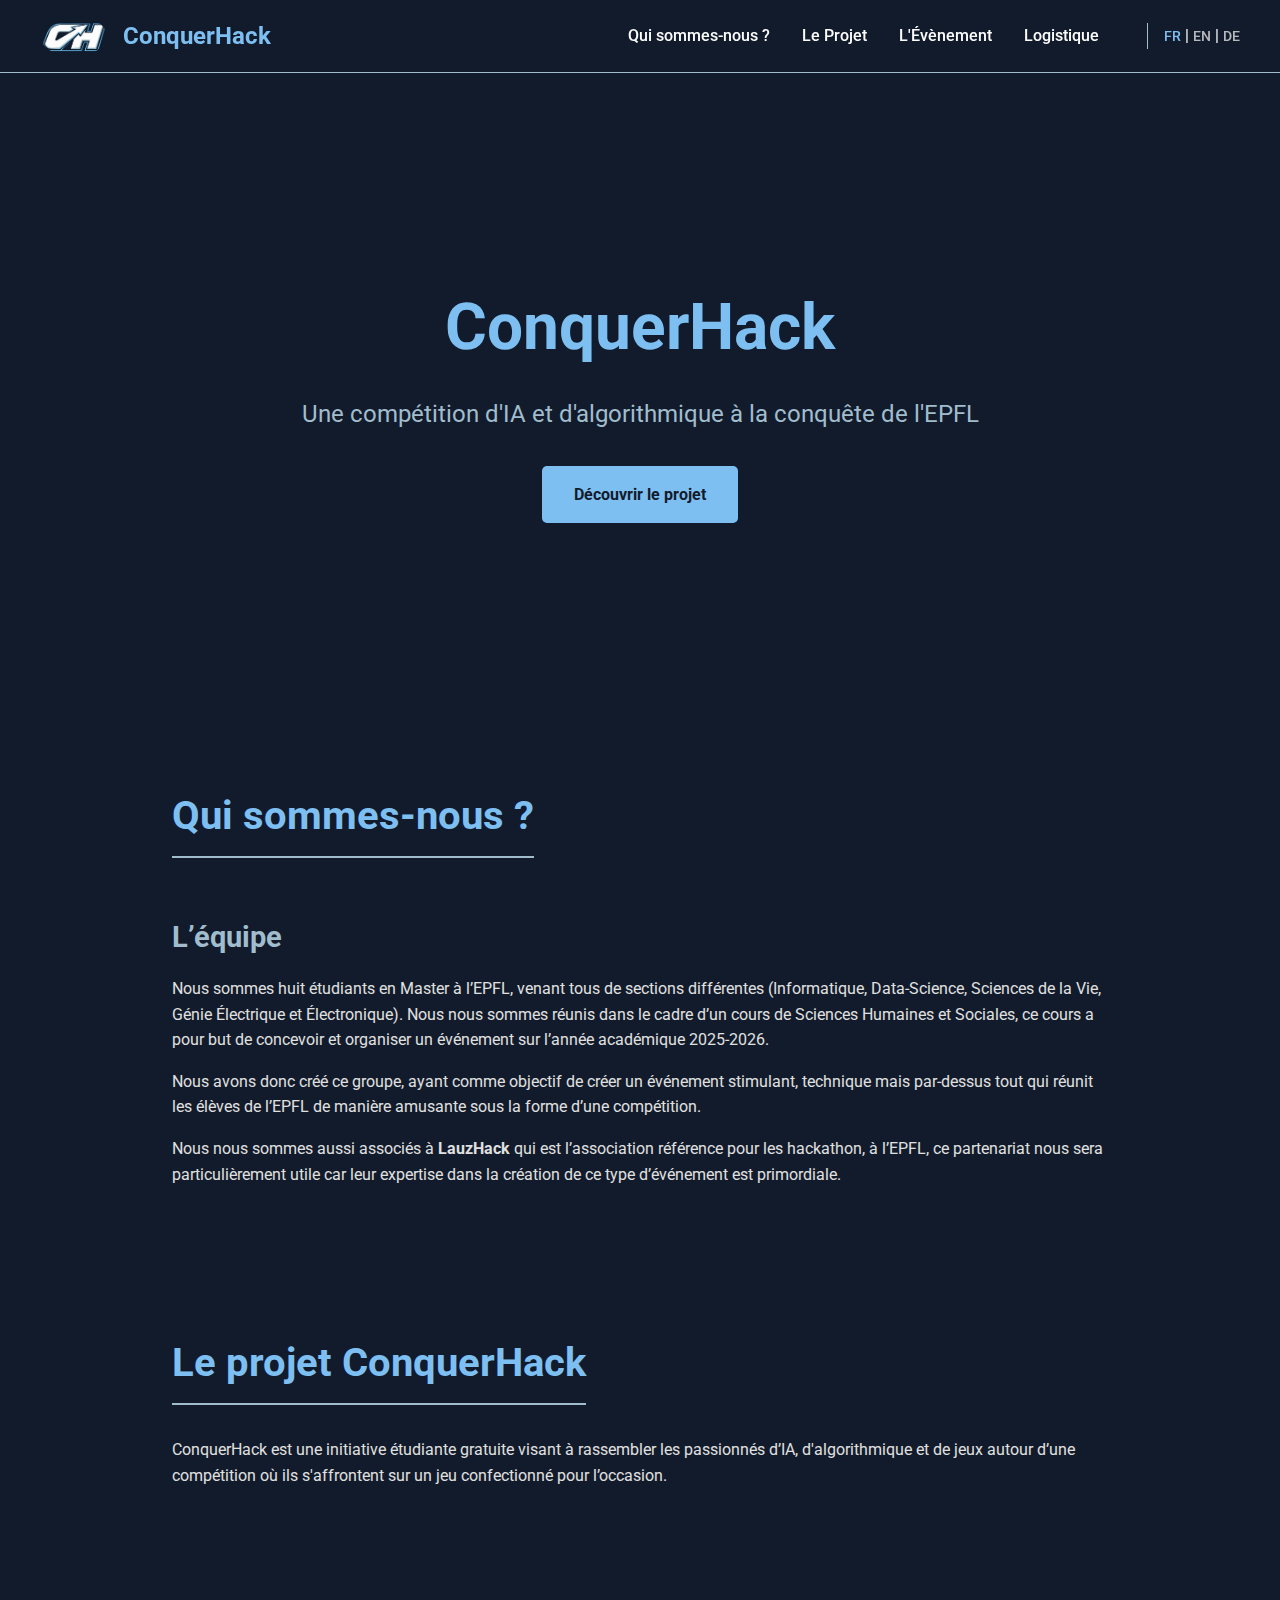
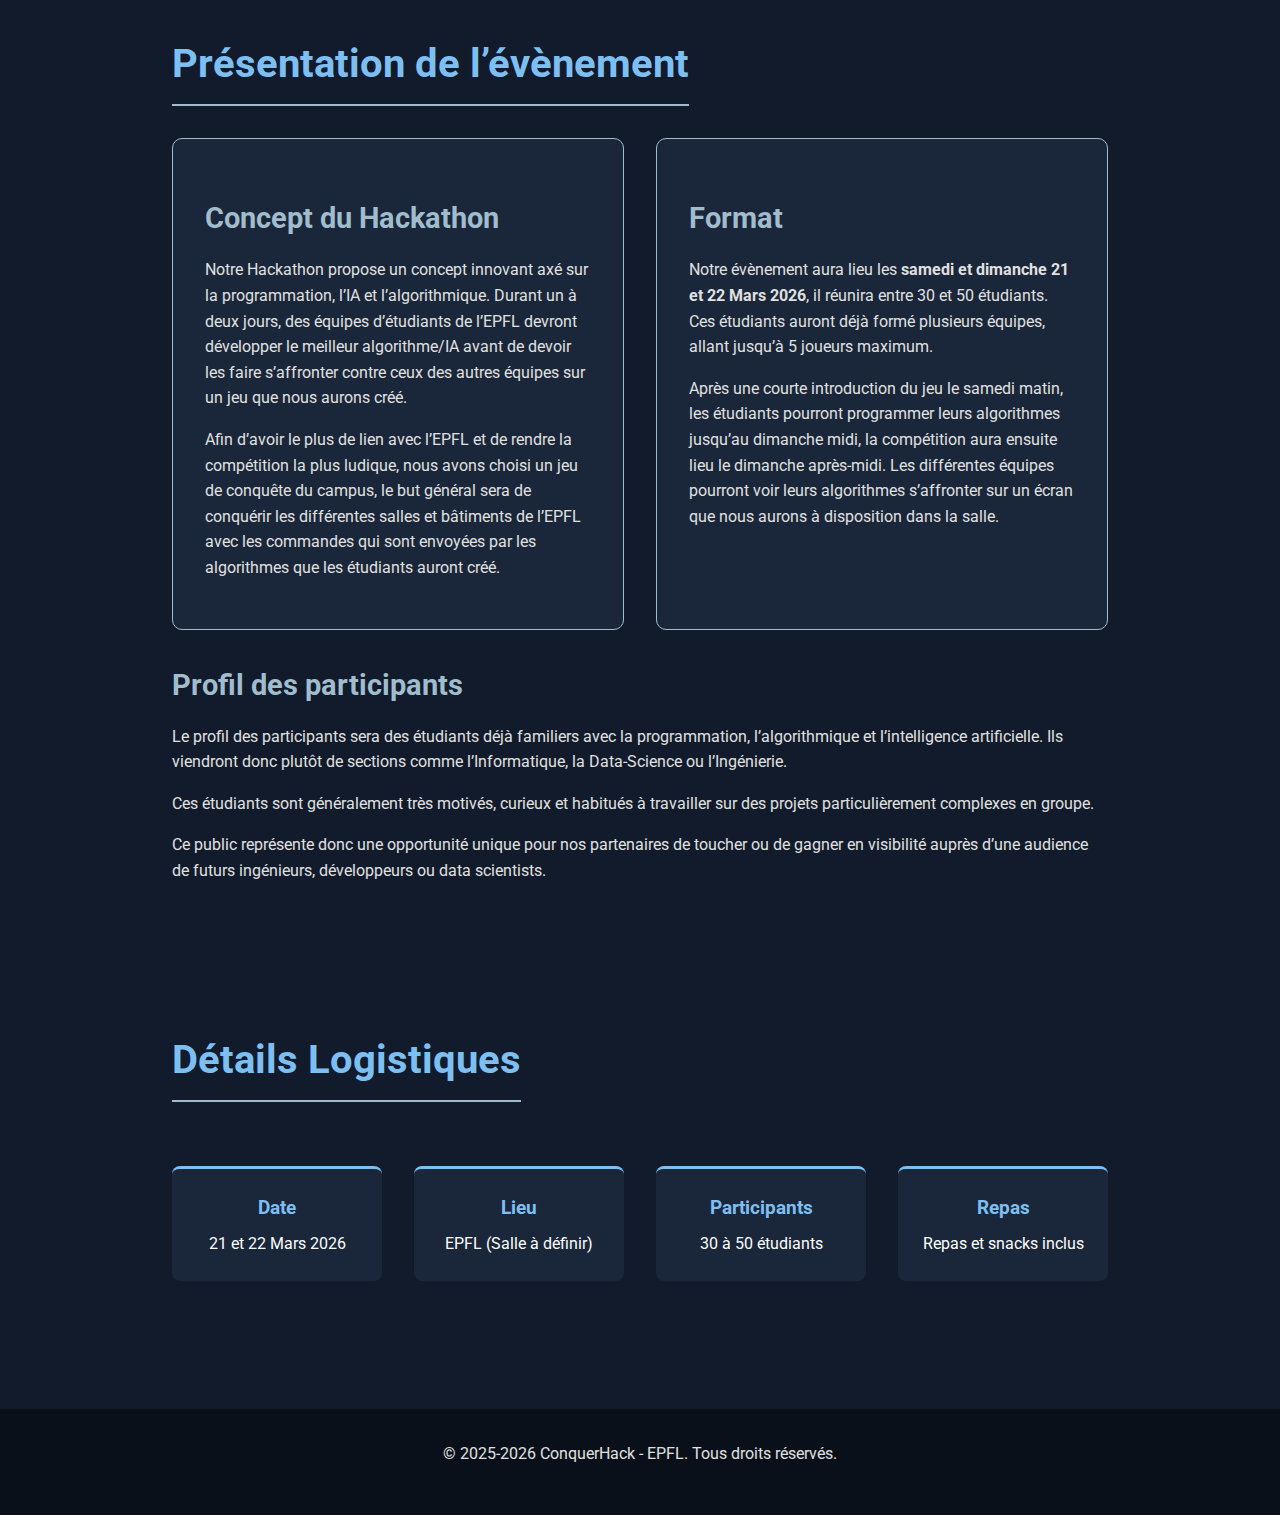
<file: index.html>
<!DOCTYPE html>
<html lang="fr">
<head>
    <meta charset="UTF-8">
    <meta name="viewport" content="width=device-width, initial-scale=1.0">
    <title>ConquerHack - Hackathon EPFL</title>
    <link rel="stylesheet" href="style.css">
    <link rel="preconnect" href="https://fonts.googleapis.com">
    <link rel="preconnect" href="https://fonts.gstatic.com" crossorigin>
    <link href="https://fonts.googleapis.com/css2?family=Roboto:wght@300;400;700&display=swap" rel="stylesheet">
</head>
<body>
    <header>
        <nav>
            <div class="logo-container">
                <img src="logo.jpg" alt="ConquerHack Logo" class="logo">
                <span>ConquerHack</span>
            </div>
            <ul>
                <li><a href="#about">Qui sommes-nous ?</a></li>
                <li><a href="#project">Le Projet</a></li>
                <li><a href="#event">L'Évènement</a></li>
                <li><a href="#logistics">Logistique</a></li>
                <li class="lang-switch">
                    <a href="index.html" class="active">FR</a> | 
                    <a href="index_en.html">EN</a> | 
                    <a href="index_de.html">DE</a>
                </li>
            </ul>
        </nav>
    </header>

    <section id="hero">
        <div class="hero-content">
            <h1>ConquerHack</h1>
            <p>Une compétition d'IA et d'algorithmique à la conquête de l'EPFL</p>
            <a href="#project" class="cta-button">Découvrir le projet</a>
        </div>
    </section>

    <section id="about" class="container">
        <h2>Qui sommes-nous ?</h2>
        <div class="content-block">
            <h3>L’équipe</h3>
            <p>Nous sommes huit étudiants en Master à l’EPFL, venant tous de sections différentes (Informatique, Data-Science, Sciences de la Vie, Génie Électrique et Électronique). Nous nous sommes réunis dans le cadre d’un cours de Sciences Humaines et Sociales, ce cours a pour but de concevoir et organiser un événement sur l’année académique 2025-2026.</p>
            <p>Nous avons donc créé ce groupe, ayant comme objectif de créer un événement stimulant, technique mais par-dessus tout qui réunit les élèves de l’EPFL de manière amusante sous la forme d’une compétition.</p>
            <p>Nous nous sommes aussi associés à <strong>LauzHack</strong> qui est l’association référence pour les hackathon, à l’EPFL, ce partenariat nous sera particulièrement utile car leur expertise dans la création de ce type d’événement est primordiale.</p>
        </div>
    </section>

    <section id="project" class="container">
        <h2>Le projet ConquerHack</h2>
        <p class="intro-text">ConquerHack est une initiative étudiante gratuite visant à rassembler les passionnés d’IA, d'algorithmique et de jeux autour d’une compétition où ils s'affrontent sur un jeu confectionné pour l’occasion.</p>
    </section>

    <section id="event" class="container">
        <h2>Présentation de l’évènement</h2>
        
        <div class="grid-2">
            <div class="card">
                <h3>Concept du Hackathon</h3>
                <p>Notre Hackathon propose un concept innovant axé sur la programmation, l’IA et l’algorithmique. Durant un à deux jours, des équipes d’étudiants de l’EPFL devront développer le meilleur algorithme/IA avant de devoir les faire s’affronter contre ceux des autres équipes sur un jeu que nous aurons créé.</p>
                <p>Afin d’avoir le plus de lien avec l’EPFL et de rendre la compétition la plus ludique, nous avons choisi un jeu de conquête du campus, le but général sera de conquérir les différentes salles et bâtiments de l’EPFL avec les commandes qui sont envoyées par les algorithmes que les étudiants auront créé.</p>
            </div>
            
            <div class="card">
                <h3>Format</h3>
                <p>Notre évènement aura lieu les <strong>samedi et dimanche 21 et 22 Mars 2026</strong>, il réunira entre 30 et 50 étudiants. Ces étudiants auront déjà formé plusieurs équipes, allant jusqu’à 5 joueurs maximum.</p>
                <p>Après une courte introduction du jeu le samedi matin, les étudiants pourront programmer leurs algorithmes jusqu’au dimanche midi, la compétition aura ensuite lieu le dimanche après-midi. Les différentes équipes pourront voir leurs algorithmes s’affronter sur un écran que nous aurons à disposition dans la salle.</p>
            </div>
        </div>

        <div class="content-block mt-2">
            <h3>Profil des participants</h3>
            <p>Le profil des participants sera des étudiants déjà familiers avec la programmation, l’algorithmique et l’intelligence artificielle. Ils viendront donc plutôt de sections comme l’Informatique, la Data-Science ou l’Ingénierie.</p>
            <p>Ces étudiants sont généralement très motivés, curieux et habitués à travailler sur des projets particulièrement complexes en groupe.</p>
            <p>Ce public représente donc une opportunité unique pour nos partenaires de toucher ou de gagner en visibilité auprès d’une audience de futurs ingénieurs, développeurs ou data scientists.</p>
        </div>
    </section>

    <section id="logistics" class="container">
        <h2>Détails Logistiques</h2>
        <div class="logistics-details">
            <div class="detail-item">
                <strong>Date</strong>
                <span>21 et 22 Mars 2026</span>
            </div>
            <div class="detail-item">
                <strong>Lieu</strong>
                <span>EPFL (Salle à définir)</span>
            </div>
            <div class="detail-item">
                <strong>Participants</strong>
                <span>30 à 50 étudiants</span>
            </div>
            <div class="detail-item">
                <strong>Repas</strong>
                <span>Repas et snacks inclus</span>
            </div>
        </div>
    </section>

    <footer>
        <p>&copy; 2025-2026 ConquerHack - EPFL. Tous droits réservés.</p>
    </footer>
</body>
</html>
</file>
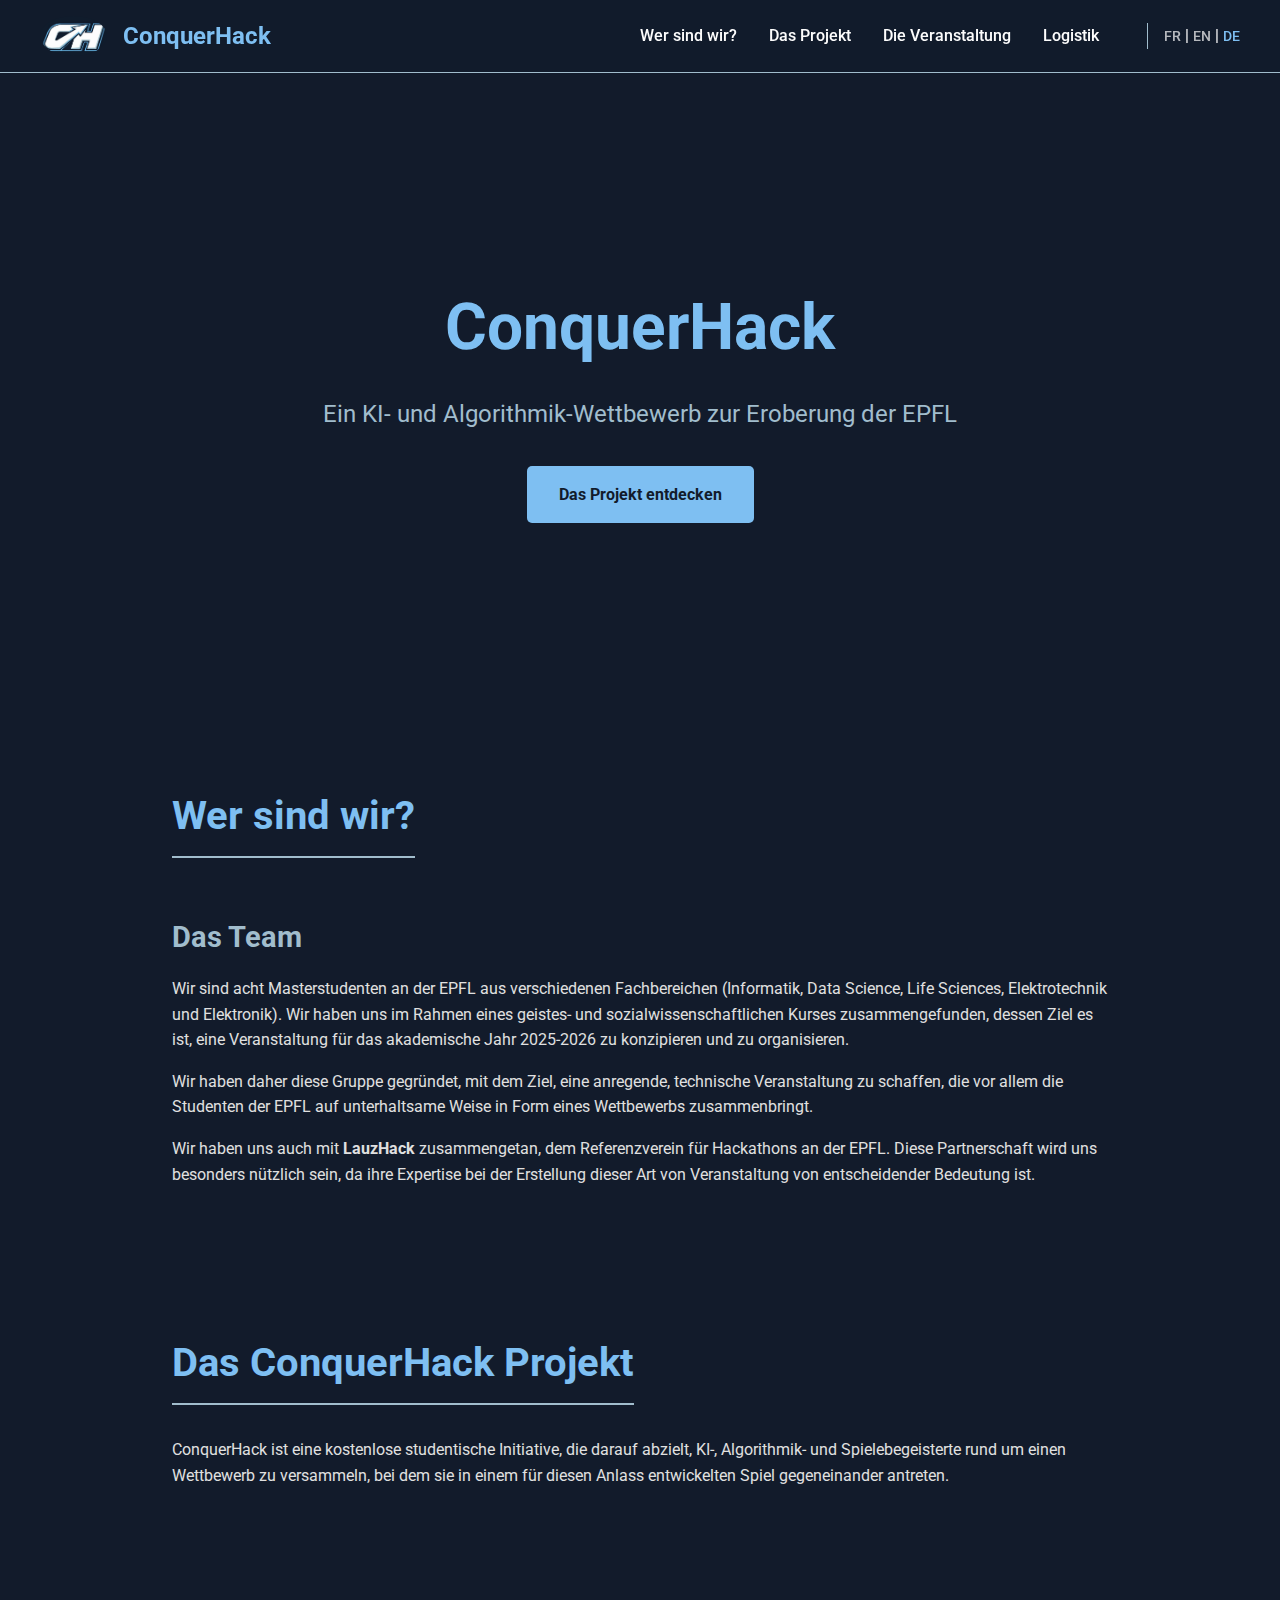
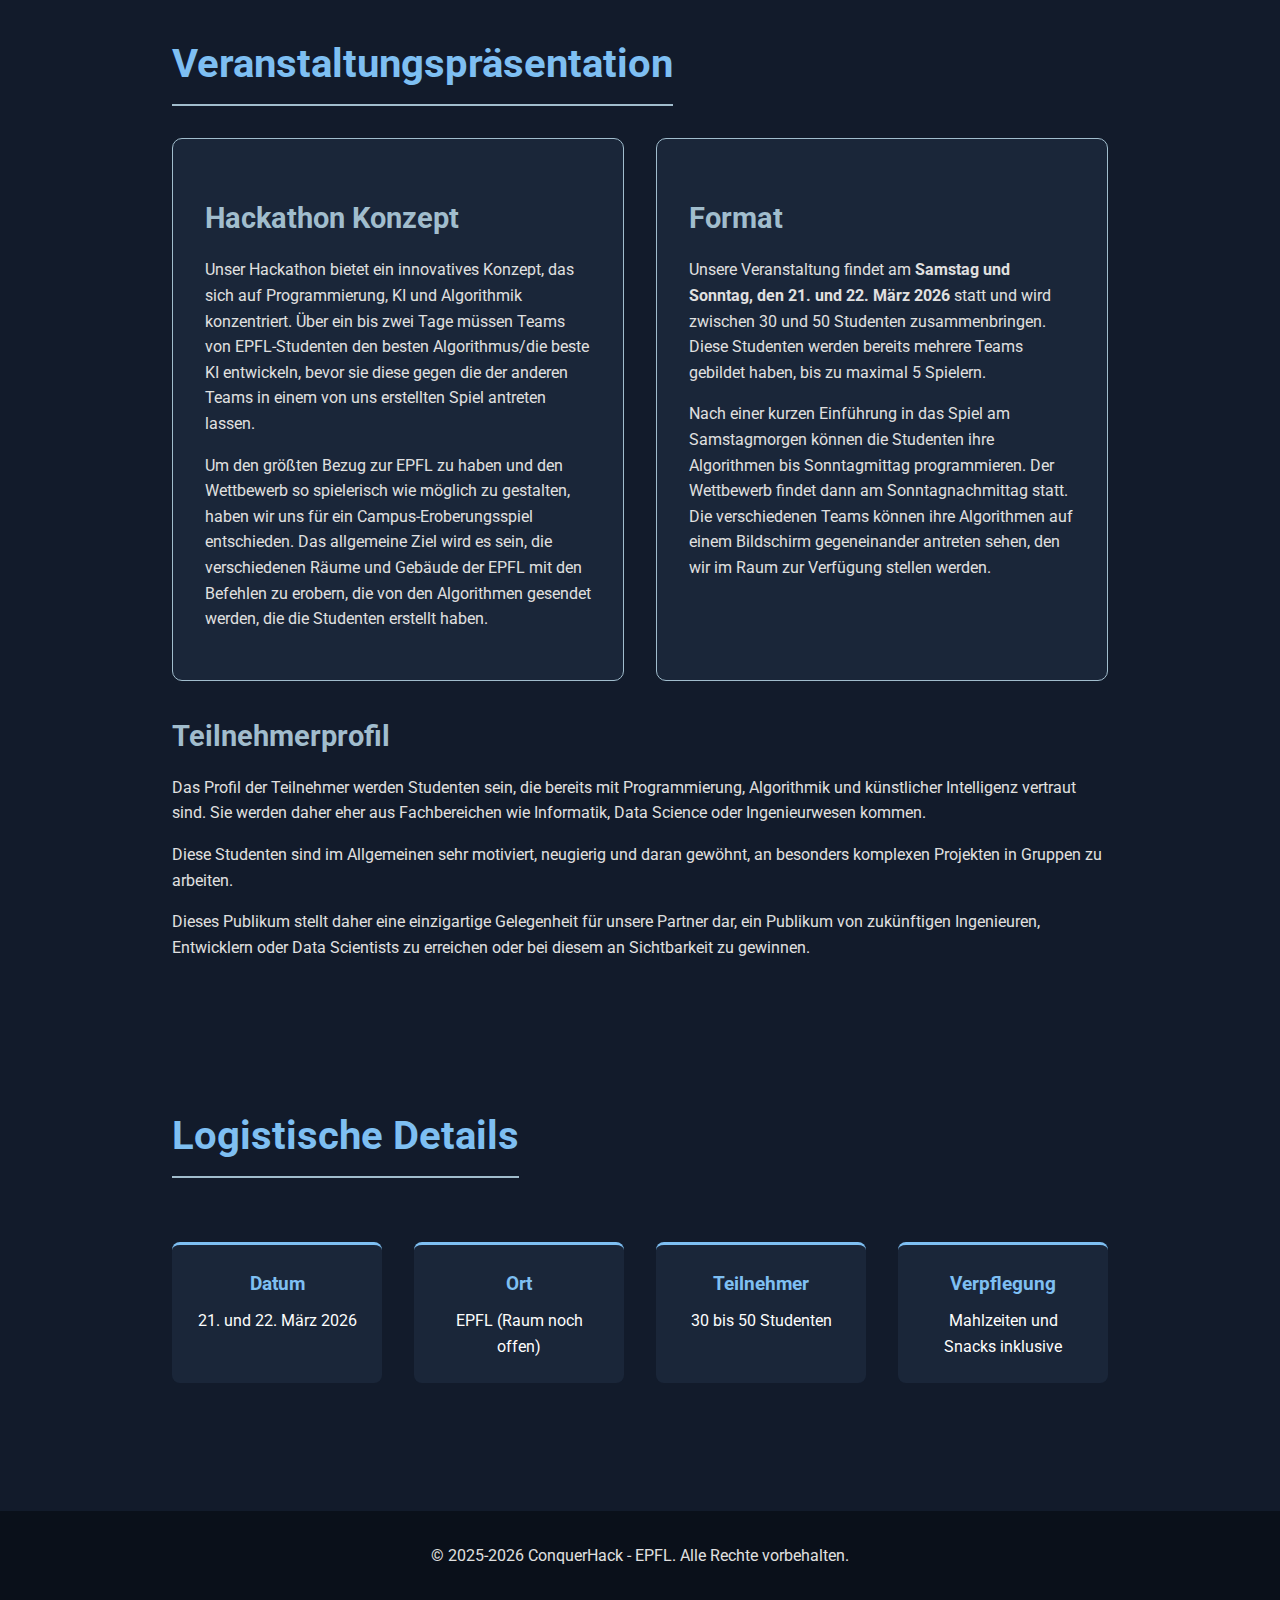
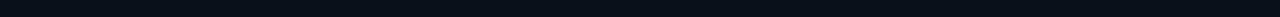
<file: index_de.html>
<!DOCTYPE html>
<html lang="de">
<head>
    <meta charset="UTF-8">
    <meta name="viewport" content="width=device-width, initial-scale=1.0">
    <title>ConquerHack - EPFL Hackathon</title>
    <link rel="stylesheet" href="style.css">
    <link rel="preconnect" href="https://fonts.googleapis.com">
    <link rel="preconnect" href="https://fonts.gstatic.com" crossorigin>
    <link href="https://fonts.googleapis.com/css2?family=Roboto:wght@300;400;700&display=swap" rel="stylesheet">
</head>
<body>
    <header>
        <nav>
            <div class="logo-container">
                <img src="logo.jpg" alt="ConquerHack Logo" class="logo">
                <span>ConquerHack</span>
            </div>
            <ul>
                <li><a href="#about">Wer sind wir?</a></li>
                <li><a href="#project">Das Projekt</a></li>
                <li><a href="#event">Die Veranstaltung</a></li>
                <li><a href="#logistics">Logistik</a></li>
                <li class="lang-switch">
                    <a href="index.html">FR</a> | 
                    <a href="index_en.html">EN</a> | 
                    <a href="index_de.html" class="active">DE</a>
                </li>
            </ul>
        </nav>
    </header>

    <section id="hero">
        <div class="hero-content">
            <h1>ConquerHack</h1>
            <p>Ein KI- und Algorithmik-Wettbewerb zur Eroberung der EPFL</p>
            <a href="#project" class="cta-button">Das Projekt entdecken</a>
        </div>
    </section>

    <section id="about" class="container">
        <h2>Wer sind wir?</h2>
        <div class="content-block">
            <h3>Das Team</h3>
            <p>Wir sind acht Masterstudenten an der EPFL aus verschiedenen Fachbereichen (Informatik, Data Science, Life Sciences, Elektrotechnik und Elektronik). Wir haben uns im Rahmen eines geistes- und sozialwissenschaftlichen Kurses zusammengefunden, dessen Ziel es ist, eine Veranstaltung für das akademische Jahr 2025-2026 zu konzipieren und zu organisieren.</p>
            <p>Wir haben daher diese Gruppe gegründet, mit dem Ziel, eine anregende, technische Veranstaltung zu schaffen, die vor allem die Studenten der EPFL auf unterhaltsame Weise in Form eines Wettbewerbs zusammenbringt.</p>
            <p>Wir haben uns auch mit <strong>LauzHack</strong> zusammengetan, dem Referenzverein für Hackathons an der EPFL. Diese Partnerschaft wird uns besonders nützlich sein, da ihre Expertise bei der Erstellung dieser Art von Veranstaltung von entscheidender Bedeutung ist.</p>
        </div>
    </section>

    <section id="project" class="container">
        <h2>Das ConquerHack Projekt</h2>
        <p class="intro-text">ConquerHack ist eine kostenlose studentische Initiative, die darauf abzielt, KI-, Algorithmik- und Spielebegeisterte rund um einen Wettbewerb zu versammeln, bei dem sie in einem für diesen Anlass entwickelten Spiel gegeneinander antreten.</p>
    </section>

    <section id="event" class="container">
        <h2>Veranstaltungspräsentation</h2>
        
        <div class="grid-2">
            <div class="card">
                <h3>Hackathon Konzept</h3>
                <p>Unser Hackathon bietet ein innovatives Konzept, das sich auf Programmierung, KI und Algorithmik konzentriert. Über ein bis zwei Tage müssen Teams von EPFL-Studenten den besten Algorithmus/die beste KI entwickeln, bevor sie diese gegen die der anderen Teams in einem von uns erstellten Spiel antreten lassen.</p>
                <p>Um den größten Bezug zur EPFL zu haben und den Wettbewerb so spielerisch wie möglich zu gestalten, haben wir uns für ein Campus-Eroberungsspiel entschieden. Das allgemeine Ziel wird es sein, die verschiedenen Räume und Gebäude der EPFL mit den Befehlen zu erobern, die von den Algorithmen gesendet werden, die die Studenten erstellt haben.</p>
            </div>
            
            <div class="card">
                <h3>Format</h3>
                <p>Unsere Veranstaltung findet am <strong>Samstag und Sonntag, den 21. und 22. März 2026</strong> statt und wird zwischen 30 und 50 Studenten zusammenbringen. Diese Studenten werden bereits mehrere Teams gebildet haben, bis zu maximal 5 Spielern.</p>
                <p>Nach einer kurzen Einführung in das Spiel am Samstagmorgen können die Studenten ihre Algorithmen bis Sonntagmittag programmieren. Der Wettbewerb findet dann am Sonntagnachmittag statt. Die verschiedenen Teams können ihre Algorithmen auf einem Bildschirm gegeneinander antreten sehen, den wir im Raum zur Verfügung stellen werden.</p>
            </div>
        </div>

        <div class="content-block mt-2">
            <h3>Teilnehmerprofil</h3>
            <p>Das Profil der Teilnehmer werden Studenten sein, die bereits mit Programmierung, Algorithmik und künstlicher Intelligenz vertraut sind. Sie werden daher eher aus Fachbereichen wie Informatik, Data Science oder Ingenieurwesen kommen.</p>
            <p>Diese Studenten sind im Allgemeinen sehr motiviert, neugierig und daran gewöhnt, an besonders komplexen Projekten in Gruppen zu arbeiten.</p>
            <p>Dieses Publikum stellt daher eine einzigartige Gelegenheit für unsere Partner dar, ein Publikum von zukünftigen Ingenieuren, Entwicklern oder Data Scientists zu erreichen oder bei diesem an Sichtbarkeit zu gewinnen.</p>
        </div>
    </section>

    <section id="logistics" class="container">
        <h2>Logistische Details</h2>
        <div class="logistics-details">
            <div class="detail-item">
                <strong>Datum</strong>
                <span>21. und 22. März 2026</span>
            </div>
            <div class="detail-item">
                <strong>Ort</strong>
                <span>EPFL (Raum noch offen)</span>
            </div>
            <div class="detail-item">
                <strong>Teilnehmer</strong>
                <span>30 bis 50 Studenten</span>
            </div>
            <div class="detail-item">
                <strong>Verpflegung</strong>
                <span>Mahlzeiten und Snacks inklusive</span>
            </div>
        </div>
    </section>

    <footer>
        <p>&copy; 2025-2026 ConquerHack - EPFL. Alle Rechte vorbehalten.</p>
    </footer>
</body>
</html>
</file>
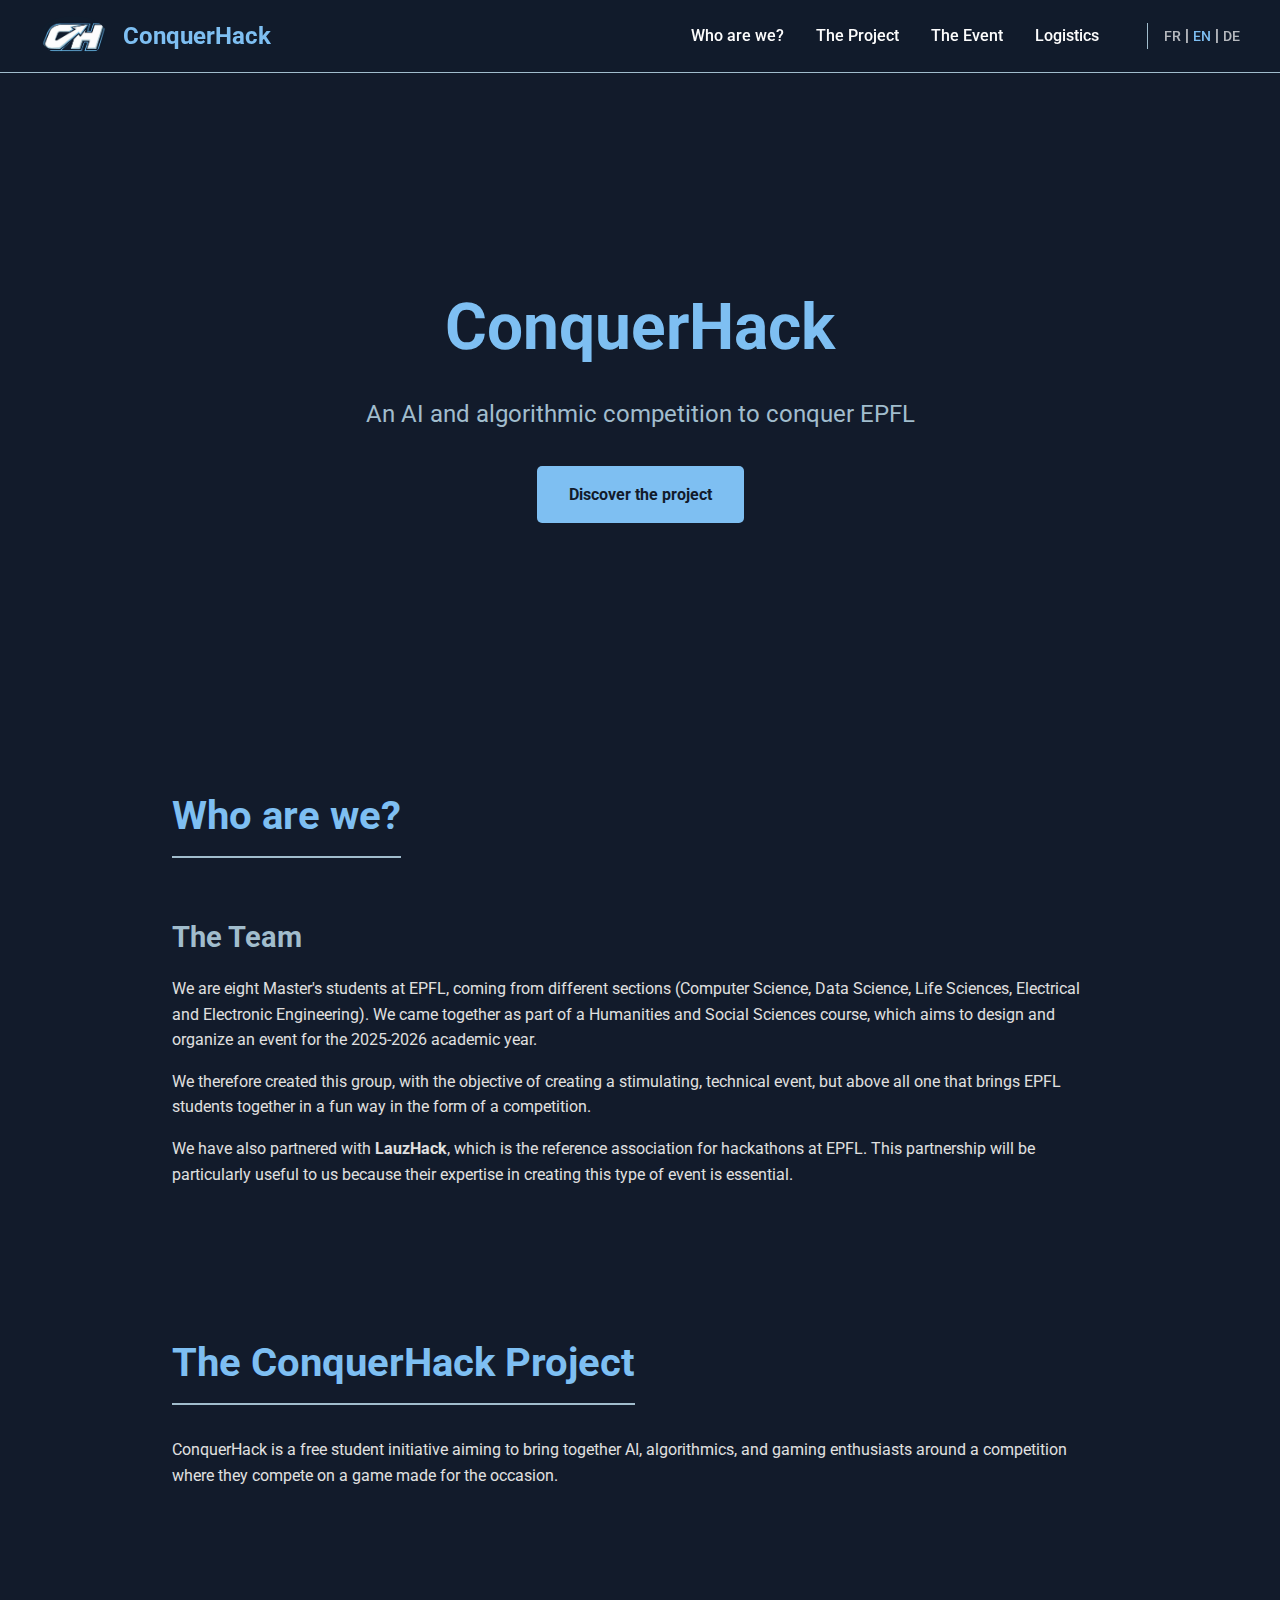
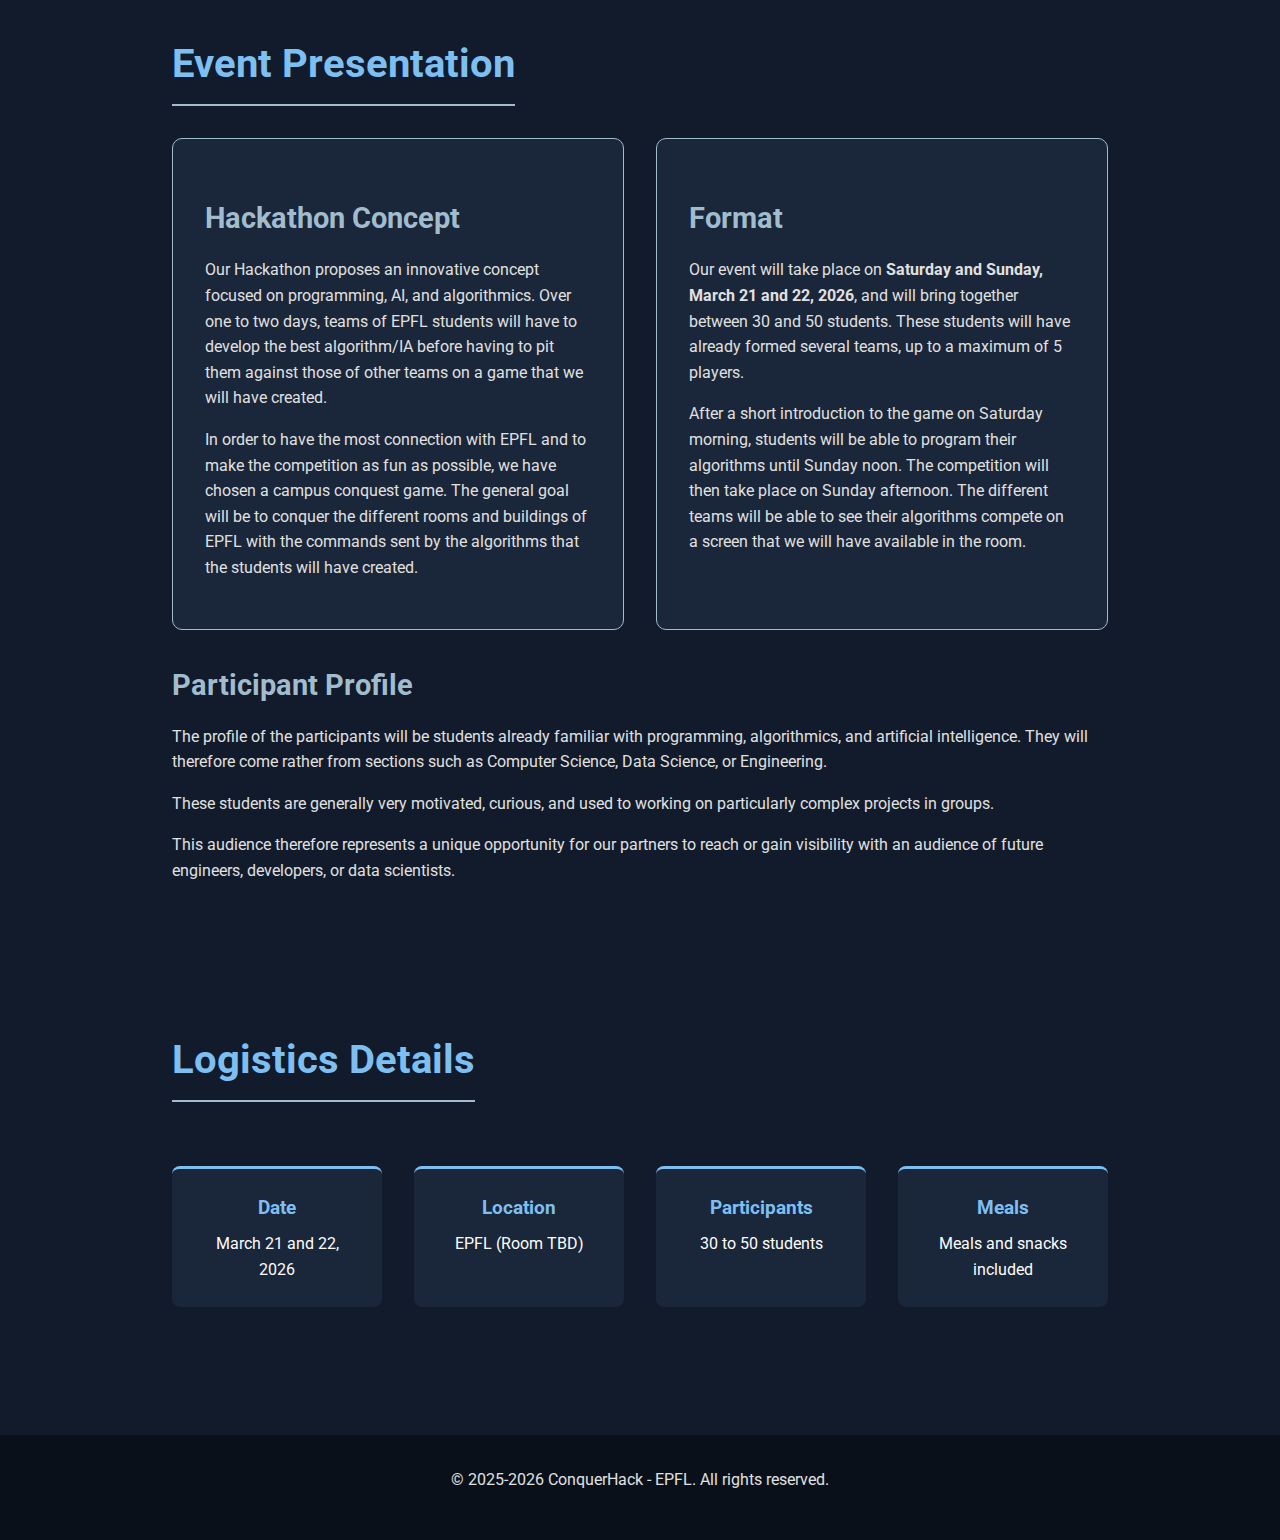
<file: index_en.html>
<!DOCTYPE html>
<html lang="en">
<head>
    <meta charset="UTF-8">
    <meta name="viewport" content="width=device-width, initial-scale=1.0">
    <title>ConquerHack - EPFL Hackathon</title>
    <link rel="stylesheet" href="style.css">
    <link rel="preconnect" href="https://fonts.googleapis.com">
    <link rel="preconnect" href="https://fonts.gstatic.com" crossorigin>
    <link href="https://fonts.googleapis.com/css2?family=Roboto:wght@300;400;700&display=swap" rel="stylesheet">
</head>
<body>
    <header>
        <nav>
            <div class="logo-container">
                <img src="logo.jpg" alt="ConquerHack Logo" class="logo">
                <span>ConquerHack</span>
            </div>
            <ul>
                <li><a href="#about">Who are we?</a></li>
                <li><a href="#project">The Project</a></li>
                <li><a href="#event">The Event</a></li>
                <li><a href="#logistics">Logistics</a></li>
                <li class="lang-switch">
                    <a href="index.html">FR</a> | 
                    <a href="index_en.html" class="active">EN</a> | 
                    <a href="index_de.html">DE</a>
                </li>
            </ul>
        </nav>
    </header>

    <section id="hero">
        <div class="hero-content">
            <h1>ConquerHack</h1>
            <p>An AI and algorithmic competition to conquer EPFL</p>
            <a href="#project" class="cta-button">Discover the project</a>
        </div>
    </section>

    <section id="about" class="container">
        <h2>Who are we?</h2>
        <div class="content-block">
            <h3>The Team</h3>
            <p>We are eight Master's students at EPFL, coming from different sections (Computer Science, Data Science, Life Sciences, Electrical and Electronic Engineering). We came together as part of a Humanities and Social Sciences course, which aims to design and organize an event for the 2025-2026 academic year.</p>
            <p>We therefore created this group, with the objective of creating a stimulating, technical event, but above all one that brings EPFL students together in a fun way in the form of a competition.</p>
            <p>We have also partnered with <strong>LauzHack</strong>, which is the reference association for hackathons at EPFL. This partnership will be particularly useful to us because their expertise in creating this type of event is essential.</p>
        </div>
    </section>

    <section id="project" class="container">
        <h2>The ConquerHack Project</h2>
        <p class="intro-text">ConquerHack is a free student initiative aiming to bring together AI, algorithmics, and gaming enthusiasts around a competition where they compete on a game made for the occasion.</p>
    </section>

    <section id="event" class="container">
        <h2>Event Presentation</h2>
        
        <div class="grid-2">
            <div class="card">
                <h3>Hackathon Concept</h3>
                <p>Our Hackathon proposes an innovative concept focused on programming, AI, and algorithmics. Over one to two days, teams of EPFL students will have to develop the best algorithm/IA before having to pit them against those of other teams on a game that we will have created.</p>
                <p>In order to have the most connection with EPFL and to make the competition as fun as possible, we have chosen a campus conquest game. The general goal will be to conquer the different rooms and buildings of EPFL with the commands sent by the algorithms that the students will have created.</p>
            </div>
            
            <div class="card">
                <h3>Format</h3>
                <p>Our event will take place on <strong>Saturday and Sunday, March 21 and 22, 2026</strong>, and will bring together between 30 and 50 students. These students will have already formed several teams, up to a maximum of 5 players.</p>
                <p>After a short introduction to the game on Saturday morning, students will be able to program their algorithms until Sunday noon. The competition will then take place on Sunday afternoon. The different teams will be able to see their algorithms compete on a screen that we will have available in the room.</p>
            </div>
        </div>

        <div class="content-block mt-2">
            <h3>Participant Profile</h3>
            <p>The profile of the participants will be students already familiar with programming, algorithmics, and artificial intelligence. They will therefore come rather from sections such as Computer Science, Data Science, or Engineering.</p>
            <p>These students are generally very motivated, curious, and used to working on particularly complex projects in groups.</p>
            <p>This audience therefore represents a unique opportunity for our partners to reach or gain visibility with an audience of future engineers, developers, or data scientists.</p>
        </div>
    </section>

    <section id="logistics" class="container">
        <h2>Logistics Details</h2>
        <div class="logistics-details">
            <div class="detail-item">
                <strong>Date</strong>
                <span>March 21 and 22, 2026</span>
            </div>
            <div class="detail-item">
                <strong>Location</strong>
                <span>EPFL (Room TBD)</span>
            </div>
            <div class="detail-item">
                <strong>Participants</strong>
                <span>30 to 50 students</span>
            </div>
            <div class="detail-item">
                <strong>Meals</strong>
                <span>Meals and snacks included</span>
            </div>
        </div>
    </section>

    <footer>
        <p>&copy; 2025-2026 ConquerHack - EPFL. All rights reserved.</p>
    </footer>
</body>
</html>
</file>
<file: style.css>
:root {
    --bg-color: #121B2B;
    --text-color: #FDFDFD;
    --accent-primary: #7EBFF2;
    --accent-secondary: #A1BDCD;
    --card-bg: #1a2639;
}

* {
    margin: 0;
    padding: 0;
    box-sizing: border-box;
}

body {
    font-family: 'Roboto', sans-serif;
    background-color: var(--bg-color);
    color: var(--text-color);
    line-height: 1.6;
}

/* Header & Nav */
header {
    background-color: rgba(18, 27, 43, 0.95);
    padding: 1rem 2rem;
    position: fixed;
    width: 100%;
    top: 0;
    z-index: 1000;
    border-bottom: 1px solid var(--accent-secondary);
}

nav {
    display: flex;
    justify-content: space-between;
    align-items: center;
    max-width: 1200px;
    margin: 0 auto;
}

.logo-container {
    display: flex;
    align-items: center;
    gap: 1rem;
    font-weight: bold;
    font-size: 1.5rem;
    color: var(--accent-primary);
}

.logo {
    height: 40px;
    width: auto;
    border-radius: 50%;
}

nav ul {
    display: flex;
    list-style: none;
    gap: 2rem;
}

nav a {
    color: var(--text-color);
    text-decoration: none;
    font-weight: 500;
    transition: color 0.3s;
}

nav a:hover {
    color: var(--accent-primary);
}

.lang-switch {
    margin-left: 1rem;
    border-left: 1px solid var(--accent-secondary);
    padding-left: 1rem;
}

.lang-switch a {
    font-size: 0.9rem;
    opacity: 0.7;
}

.lang-switch a.active, .lang-switch a:hover {
    opacity: 1;
    color: var(--accent-primary);
}

/* Hero Section */
#hero {
    height: 80vh;
    display: flex;
    align-items: center;
    justify-content: center;
    text-align: center;
    background: linear-gradient(rgba(18, 27, 43, 0.8), rgba(18, 27, 43, 0.8)), url('https://images.unsplash.com/photo-1519389950473-47ba0277781c?ixlib=rb-1.2.1&auto=format&fit=crop&w=1350&q=80'); /* Placeholder tech background */
    background-size: cover;
    background-position: center;
    padding-top: 80px;
}

.hero-content h1 {
    font-size: 4rem;
    margin-bottom: 1rem;
    color: var(--accent-primary);
}

.hero-content p {
    font-size: 1.5rem;
    margin-bottom: 2rem;
    color: var(--accent-secondary);
}

.cta-button {
    display: inline-block;
    padding: 1rem 2rem;
    background-color: var(--accent-primary);
    color: var(--bg-color);
    text-decoration: none;
    border-radius: 5px;
    font-weight: bold;
    transition: transform 0.3s, background-color 0.3s;
}

.cta-button:hover {
    transform: translateY(-3px);
    background-color: var(--accent-secondary);
}

/* General Layout */
.container {
    max-width: 1000px;
    margin: 0 auto;
    padding: 4rem 2rem;
}

h2 {
    font-size: 2.5rem;
    color: var(--accent-primary);
    margin-bottom: 2rem;
    border-bottom: 2px solid var(--accent-secondary);
    padding-bottom: 0.5rem;
    display: inline-block;
}

h3 {
    font-size: 1.8rem;
    color: var(--accent-secondary);
    margin-bottom: 1rem;
    margin-top: 1.5rem;
}

p {
    margin-bottom: 1rem;
    color: #e0e0e0;
}

/* Grid Layouts */
.grid-2 {
    display: grid;
    grid-template-columns: 1fr 1fr;
    gap: 2rem;
}

.card {
    background-color: var(--card-bg);
    padding: 2rem;
    border-radius: 10px;
    border: 1px solid var(--accent-secondary);
    transition: transform 0.3s;
}

.card:hover {
    transform: translateY(-5px);
    box-shadow: 0 10px 20px rgba(0,0,0,0.2);
}

.mt-2 {
    margin-top: 2rem;
}

/* Logistics */
.logistics-details {
    display: grid;
    grid-template-columns: repeat(auto-fit, minmax(200px, 1fr));
    gap: 2rem;
    margin-top: 2rem;
}

.detail-item {
    background-color: var(--card-bg);
    padding: 1.5rem;
    border-radius: 8px;
    text-align: center;
    border-top: 3px solid var(--accent-primary);
}

.detail-item strong {
    display: block;
    color: var(--accent-primary);
    font-size: 1.2rem;
    margin-bottom: 0.5rem;
}

/* Footer */
footer {
    background-color: #0a101a;
    text-align: center;
    padding: 2rem;
    margin-top: 4rem;
    color: var(--accent-secondary);
}

/* Responsive */
@media (max-width: 768px) {
    .grid-2 {
        grid-template-columns: 1fr;
    }
    
    nav ul {
        display: none; /* Simple mobile hide for now */
    }
    
    .hero-content h1 {
        font-size: 2.5rem;
    }
}
</file>
